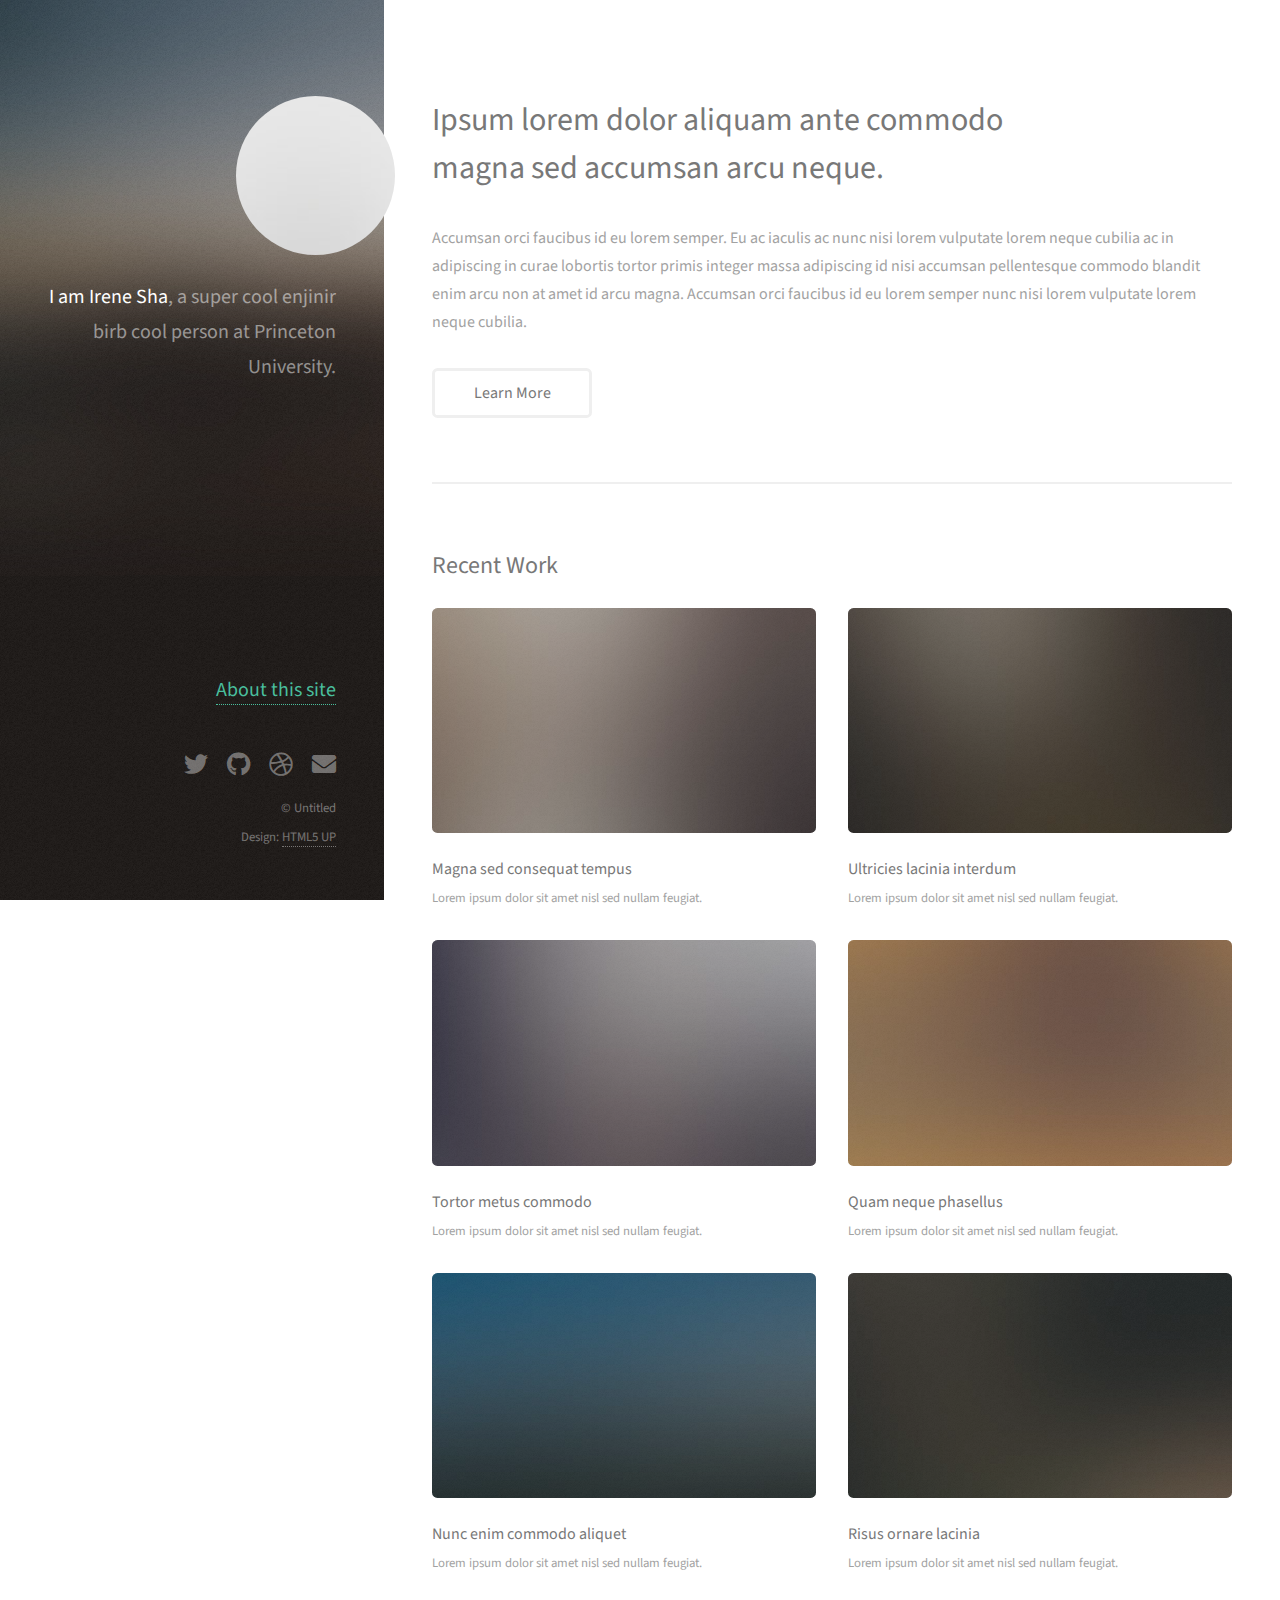
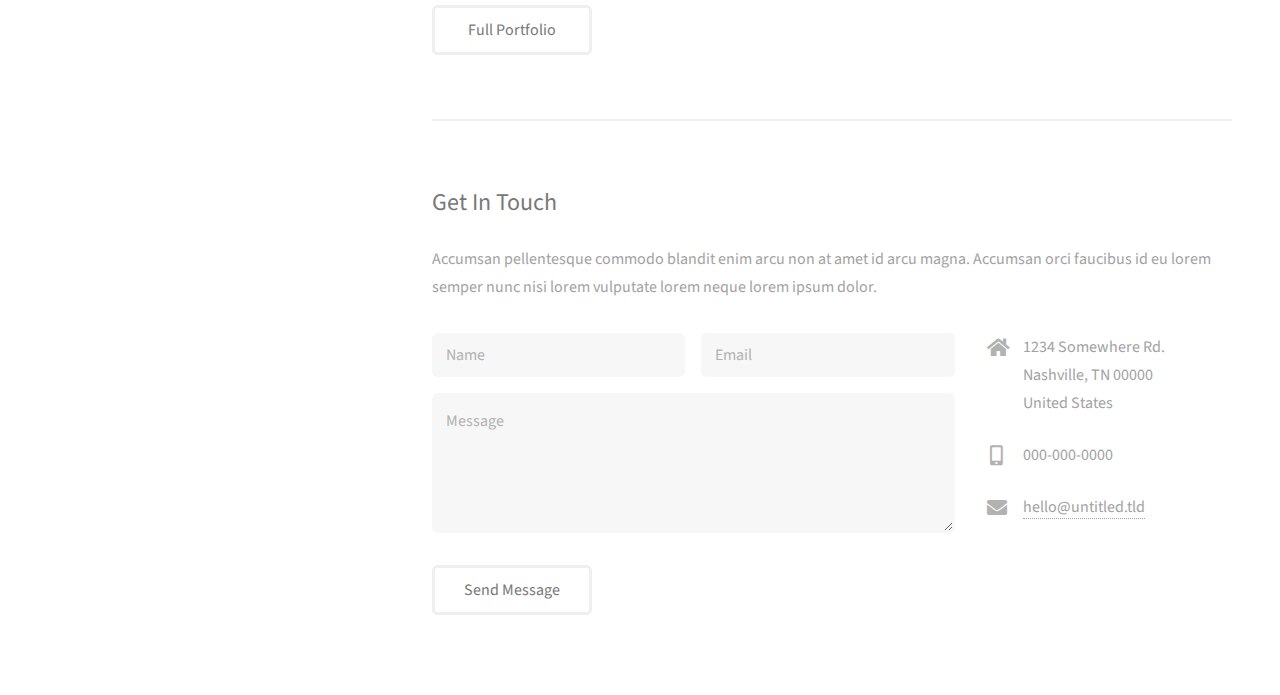
<file: index.html>
<!DOCTYPE HTML>
<!--
	Strata by HTML5 UP
	html5up.net | @ajlkn
	Free for personal and commercial use under the CCA 3.0 license (html5up.net/license)
-->
<html>
	<head>
		<title>Irene Sha</title>
		<meta charset="utf-8" />
		<meta name="viewport" content="width=device-width, initial-scale=1, user-scalable=no" />
		<link rel="stylesheet" href="assets/css/main.css" />
	</head>
	<body class="is-preload">

		<!-- Header -->
			<header id="header">
				<div class="inner">
					<a href="#" class="image avatar"><img src="images/avatar.jpg" alt="" /></a>
					<h1><strong>I am Irene Sha</strong>, a super cool<br />
					enjinir birb cool person<br />
					at Princeton University.</h1>
				</div>
				<p style="font-size: 20px; color:#1F9AFE;">
					<a href="about.html">About this site</a>
				</p>
			</header>

		<!-- Main -->
			<div id="main">

				<!-- One -->
					<section id="one">
						<header class="major">
							<h2>Ipsum lorem dolor aliquam ante commodo<br />
							magna sed accumsan arcu neque.</h2>
						</header>
						<p>Accumsan orci faucibus id eu lorem semper. Eu ac iaculis ac nunc nisi lorem vulputate lorem neque cubilia ac in adipiscing in curae lobortis tortor primis integer massa adipiscing id nisi accumsan pellentesque commodo blandit enim arcu non at amet id arcu magna. Accumsan orci faucibus id eu lorem semper nunc nisi lorem vulputate lorem neque cubilia.</p>
						<ul class="actions">
							<li><a href="#" class="button">Learn More</a></li>
						</ul>
					</section>

				<!-- Two -->
					<section id="two">
						<h2>Recent Work</h2>
						<div class="row">
							<article class="col-6 col-12-xsmall work-item">
								<a href="images/fulls/01.jpg" class="image fit thumb"><img src="images/thumbs/01.jpg" alt="" /></a>
								<h3>Magna sed consequat tempus</h3>
								<p>Lorem ipsum dolor sit amet nisl sed nullam feugiat.</p>
							</article>
							<article class="col-6 col-12-xsmall work-item">
								<a href="images/fulls/02.jpg" class="image fit thumb"><img src="images/thumbs/02.jpg" alt="" /></a>
								<h3>Ultricies lacinia interdum</h3>
								<p>Lorem ipsum dolor sit amet nisl sed nullam feugiat.</p>
							</article>
							<article class="col-6 col-12-xsmall work-item">
								<a href="images/fulls/03.jpg" class="image fit thumb"><img src="images/thumbs/03.jpg" alt="" /></a>
								<h3>Tortor metus commodo</h3>
								<p>Lorem ipsum dolor sit amet nisl sed nullam feugiat.</p>
							</article>
							<article class="col-6 col-12-xsmall work-item">
								<a href="images/fulls/04.jpg" class="image fit thumb"><img src="images/thumbs/04.jpg" alt="" /></a>
								<h3>Quam neque phasellus</h3>
								<p>Lorem ipsum dolor sit amet nisl sed nullam feugiat.</p>
							</article>
							<article class="col-6 col-12-xsmall work-item">
								<a href="images/fulls/05.jpg" class="image fit thumb"><img src="images/thumbs/05.jpg" alt="" /></a>
								<h3>Nunc enim commodo aliquet</h3>
								<p>Lorem ipsum dolor sit amet nisl sed nullam feugiat.</p>
							</article>
							<article class="col-6 col-12-xsmall work-item">
								<a href="images/fulls/06.jpg" class="image fit thumb"><img src="images/thumbs/06.jpg" alt="" /></a>
								<h3>Risus ornare lacinia</h3>
								<p>Lorem ipsum dolor sit amet nisl sed nullam feugiat.</p>
							</article>
						</div>
						<ul class="actions">
							<li><a href="#" class="button">Full Portfolio</a></li>
						</ul>
					</section>

				<!-- Three -->
					<section id="three">
						<h2>Get In Touch</h2>
						<p>Accumsan pellentesque commodo blandit enim arcu non at amet id arcu magna. Accumsan orci faucibus id eu lorem semper nunc nisi lorem vulputate lorem neque lorem ipsum dolor.</p>
						<div class="row">
							<div class="col-8 col-12-small">
								<form method="post" action="#">
									<div class="row gtr-uniform gtr-50">
										<div class="col-6 col-12-xsmall"><input type="text" name="name" id="name" placeholder="Name" /></div>
										<div class="col-6 col-12-xsmall"><input type="email" name="email" id="email" placeholder="Email" /></div>
										<div class="col-12"><textarea name="message" id="message" placeholder="Message" rows="4"></textarea></div>
									</div>
								</form>
								<ul class="actions">
									<li><input type="submit" value="Send Message" /></li>
								</ul>
							</div>
							<div class="col-4 col-12-small">
								<ul class="labeled-icons">
									<li>
										<h3 class="icon solid fa-home"><span class="label">Address</span></h3>
										1234 Somewhere Rd.<br />
										Nashville, TN 00000<br />
										United States
									</li>
									<li>
										<h3 class="icon solid fa-mobile-alt"><span class="label">Phone</span></h3>
										000-000-0000
									</li>
									<li>
										<h3 class="icon solid fa-envelope"><span class="label">Email</span></h3>
										<a href="#">hello@untitled.tld</a>
									</li>
								</ul>
							</div>
						</div>
					</section>

				<!-- Four -->
				<!--
					<section id="four">
						<h2>Elements</h2>

						<section>
							<h4>Text</h4>
							<p>This is <b>bold</b> and this is <strong>strong</strong>. This is <i>italic</i> and this is <em>emphasized</em>.
							This is <sup>superscript</sup> text and this is <sub>subscript</sub> text.
							This is <u>underlined</u> and this is code: <code>for (;;) { ... }</code>. Finally, <a href="#">this is a link</a>.</p>
							<hr />
							<header>
								<h4>Heading with a Subtitle</h4>
								<p>Lorem ipsum dolor sit amet nullam id egestas urna aliquam</p>
							</header>
							<p>Nunc lacinia ante nunc ac lobortis. Interdum adipiscing gravida odio porttitor sem non mi integer non faucibus ornare mi ut ante amet placerat aliquet. Volutpat eu sed ante lacinia sapien lorem accumsan varius montes viverra nibh in adipiscing blandit tempus accumsan.</p>
							<header>
								<h5>Heading with a Subtitle</h5>
								<p>Lorem ipsum dolor sit amet nullam id egestas urna aliquam</p>
							</header>
							<p>Nunc lacinia ante nunc ac lobortis. Interdum adipiscing gravida odio porttitor sem non mi integer non faucibus ornare mi ut ante amet placerat aliquet. Volutpat eu sed ante lacinia sapien lorem accumsan varius montes viverra nibh in adipiscing blandit tempus accumsan.</p>
							<hr />
							<h2>Heading Level 2</h2>
							<h3>Heading Level 3</h3>
							<h4>Heading Level 4</h4>
							<h5>Heading Level 5</h5>
							<h6>Heading Level 6</h6>
							<hr />
							<h5>Blockquote</h5>
							<blockquote>Fringilla nisl. Donec accumsan interdum nisi, quis tincidunt felis sagittis eget tempus euismod. Vestibulum ante ipsum primis in faucibus vestibulum. Blandit adipiscing eu felis iaculis volutpat ac adipiscing accumsan faucibus. Vestibulum ante ipsum primis in faucibus lorem ipsum dolor sit amet nullam adipiscing eu felis.</blockquote>
							<h5>Preformatted</h5>
							<pre><code>i = 0;

while (!deck.isInOrder()) {
print 'Iteration ' + i;
deck.shuffle();
i++;
}

print 'It took ' + i + ' iterations to sort the deck.';</code></pre>
						</section>

						<section>
							<h4>Lists</h4>
							<div class="row">
								<div class="col-6 col-12-xsmall">
									<h5>Unordered</h5>
									<ul>
										<li>Dolor pulvinar etiam magna etiam.</li>
										<li>Sagittis adipiscing lorem eleifend.</li>
										<li>Felis enim feugiat dolore viverra.</li>
									</ul>
									<h5>Alternate</h5>
									<ul class="alt">
										<li>Dolor pulvinar etiam magna etiam.</li>
										<li>Sagittis adipiscing lorem eleifend.</li>
										<li>Felis enim feugiat dolore viverra.</li>
									</ul>
								</div>
								<div class="col-6 col-12-xsmall">
									<h5>Ordered</h5>
									<ol>
										<li>Dolor pulvinar etiam magna etiam.</li>
										<li>Etiam vel felis at lorem sed viverra.</li>
										<li>Felis enim feugiat dolore viverra.</li>
										<li>Dolor pulvinar etiam magna etiam.</li>
										<li>Etiam vel felis at lorem sed viverra.</li>
										<li>Felis enim feugiat dolore viverra.</li>
									</ol>
									<h5>Icons</h5>
									<ul class="icons">
										<li><a href="#" class="icon brands fa-twitter"><span class="label">Twitter</span></a></li>
										<li><a href="#" class="icon brands fa-facebook-f"><span class="label">Facebook</span></a></li>
										<li><a href="#" class="icon brands fa-instagram"><span class="label">Instagram</span></a></li>
										<li><a href="#" class="icon brands fa-github"><span class="label">Github</span></a></li>
										<li><a href="#" class="icon brands fa-dribbble"><span class="label">Dribbble</span></a></li>
										<li><a href="#" class="icon brands fa-tumblr"><span class="label">Tumblr</span></a></li>
									</ul>
								</div>
							</div>
							<h5>Actions</h5>
							<ul class="actions">
								<li><a href="#" class="button primary">Default</a></li>
								<li><a href="#" class="button">Default</a></li>
							</ul>
							<ul class="actions small">
								<li><a href="#" class="button primary small">Small</a></li>
								<li><a href="#" class="button small">Small</a></li>
							</ul>
							<div class="row">
								<div class="col-6 col-12-small">
									<ul class="actions stacked">
										<li><a href="#" class="button primary">Default</a></li>
										<li><a href="#" class="button">Default</a></li>
									</ul>
								</div>
								<div class="col-6 col-12-small">
									<ul class="actions stacked">
										<li><a href="#" class="button primary small">Small</a></li>
										<li><a href="#" class="button small">Small</a></li>
									</ul>
								</div>
								<div class="col-6 col-12-small">
									<ul class="actions stacked">
										<li><a href="#" class="button primary fit">Default</a></li>
										<li><a href="#" class="button fit">Default</a></li>
									</ul>
								</div>
								<div class="col-6 col-12-small">
									<ul class="actions stacked">
										<li><a href="#" class="button primary small fit">Small</a></li>
										<li><a href="#" class="button small fit">Small</a></li>
									</ul>
								</div>
							</div>
						</section>

						<section>
							<h4>Table</h4>
							<h5>Default</h5>
							<div class="table-wrapper">
								<table>
									<thead>
										<tr>
											<th>Name</th>
											<th>Description</th>
											<th>Price</th>
										</tr>
									</thead>
									<tbody>
										<tr>
											<td>Item One</td>
											<td>Ante turpis integer aliquet porttitor.</td>
											<td>29.99</td>
										</tr>
										<tr>
											<td>Item Two</td>
											<td>Vis ac commodo adipiscing arcu aliquet.</td>
											<td>19.99</td>
										</tr>
										<tr>
											<td>Item Three</td>
											<td> Morbi faucibus arcu accumsan lorem.</td>
											<td>29.99</td>
										</tr>
										<tr>
											<td>Item Four</td>
											<td>Vitae integer tempus condimentum.</td>
											<td>19.99</td>
										</tr>
										<tr>
											<td>Item Five</td>
											<td>Ante turpis integer aliquet porttitor.</td>
											<td>29.99</td>
										</tr>
									</tbody>
									<tfoot>
										<tr>
											<td colspan="2"></td>
											<td>100.00</td>
										</tr>
									</tfoot>
								</table>
							</div>

							<h5>Alternate</h5>
							<div class="table-wrapper">
								<table class="alt">
									<thead>
										<tr>
											<th>Name</th>
											<th>Description</th>
											<th>Price</th>
										</tr>
									</thead>
									<tbody>
										<tr>
											<td>Item One</td>
											<td>Ante turpis integer aliquet porttitor.</td>
											<td>29.99</td>
										</tr>
										<tr>
											<td>Item Two</td>
											<td>Vis ac commodo adipiscing arcu aliquet.</td>
											<td>19.99</td>
										</tr>
										<tr>
											<td>Item Three</td>
											<td> Morbi faucibus arcu accumsan lorem.</td>
											<td>29.99</td>
										</tr>
										<tr>
											<td>Item Four</td>
											<td>Vitae integer tempus condimentum.</td>
											<td>19.99</td>
										</tr>
										<tr>
											<td>Item Five</td>
											<td>Ante turpis integer aliquet porttitor.</td>
											<td>29.99</td>
										</tr>
									</tbody>
									<tfoot>
										<tr>
											<td colspan="2"></td>
											<td>100.00</td>
										</tr>
									</tfoot>
								</table>
							</div>
						</section>

						<section>
							<h4>Buttons</h4>
							<ul class="actions">
								<li><a href="#" class="button primary">Primary</a></li>
								<li><a href="#" class="button">Default</a></li>
							</ul>
							<ul class="actions">
								<li><a href="#" class="button large">Large</a></li>
								<li><a href="#" class="button">Default</a></li>
								<li><a href="#" class="button small">Small</a></li>
							</ul>
							<ul class="actions fit">
								<li><a href="#" class="button primary fit">Fit</a></li>
								<li><a href="#" class="button fit">Fit</a></li>
							</ul>
							<ul class="actions fit small">
								<li><a href="#" class="button primary fit small">Fit + Small</a></li>
								<li><a href="#" class="button fit small">Fit + Small</a></li>
							</ul>
							<ul class="actions">
								<li><a href="#" class="button primary icon solid fa-download">Icon</a></li>
								<li><a href="#" class="button icon solid fa-download">Icon</a></li>
							</ul>
							<ul class="actions">
								<li><span class="button primary disabled">Primary</span></li>
								<li><span class="button disabled">Default</span></li>
							</ul>
						</section>

						<section>
							<h4>Form</h4>
							<form method="post" action="#">
								<div class="row gtr-uniform gtr-50">
									<div class="col-6 col-12-xsmall">
										<input type="text" name="demo-name" id="demo-name" value="" placeholder="Name" />
									</div>
									<div class="col-6 col-12-xsmall">
										<input type="email" name="demo-email" id="demo-email" value="" placeholder="Email" />
									</div>
									<div class="col-12">
										<select name="demo-category" id="demo-category">
											<option value="">- Category -</option>
											<option value="1">Manufacturing</option>
											<option value="1">Shipping</option>
											<option value="1">Administration</option>
											<option value="1">Human Resources</option>
										</select>
									</div>
									<div class="col-4 col-12-small">
										<input type="radio" id="demo-priority-low" name="demo-priority" checked>
										<label for="demo-priority-low">Low Priority</label>
									</div>
									<div class="col-4 col-12-small">
										<input type="radio" id="demo-priority-normal" name="demo-priority">
										<label for="demo-priority-normal">Normal Priority</label>
									</div>
									<div class="col-4 col-12-small">
										<input type="radio" id="demo-priority-high" name="demo-priority">
										<label for="demo-priority-high">High Priority</label>
									</div>
									<div class="col-6 col-12-small">
										<input type="checkbox" id="demo-copy" name="demo-copy">
										<label for="demo-copy">Email me a copy of this message</label>
									</div>
									<div class="col-6 col-12-small">
										<input type="checkbox" id="demo-human" name="demo-human" checked>
										<label for="demo-human">I am a human and not a robot</label>
									</div>
									<div class="col-12">
										<textarea name="demo-message" id="demo-message" placeholder="Enter your message" rows="6"></textarea>
									</div>
									<div class="col-12">
										<ul class="actions">
											<li><input type="submit" value="Send Message" class="primary" /></li>
											<li><input type="reset" value="Reset" /></li>
										</ul>
									</div>
								</div>
							</form>
						</section>

						<section>
							<h4>Image</h4>
							<h5>Fit</h5>
							<div class="box alt">
								<div class="row gtr-50 gtr-uniform">
									<div class="col-12"><span class="image fit"><img src="images/fulls/05.jpg" alt="" /></span></div>
									<div class="col-4"><span class="image fit"><img src="images/thumbs/01.jpg" alt="" /></span></div>
									<div class="col-4"><span class="image fit"><img src="images/thumbs/02.jpg" alt="" /></span></div>
									<div class="col-4"><span class="image fit"><img src="images/thumbs/03.jpg" alt="" /></span></div>
									<div class="col-4"><span class="image fit"><img src="images/thumbs/04.jpg" alt="" /></span></div>
									<div class="col-4"><span class="image fit"><img src="images/thumbs/05.jpg" alt="" /></span></div>
									<div class="col-4"><span class="image fit"><img src="images/thumbs/06.jpg" alt="" /></span></div>
									<div class="col-4"><span class="image fit"><img src="images/thumbs/03.jpg" alt="" /></span></div>
									<div class="col-4"><span class="image fit"><img src="images/thumbs/02.jpg" alt="" /></span></div>
									<div class="col-4"><span class="image fit"><img src="images/thumbs/01.jpg" alt="" /></span></div>
								</div>
							</div>
							<h5>Left &amp; Right</h5>
							<p><span class="image left"><img src="images/avatar.jpg" alt="" /></span>Fringilla nisl. Donec accumsan interdum nisi, quis tincidunt felis sagittis eget. tempus euismod. Vestibulum ante ipsum primis in faucibus vestibulum. Blandit adipiscing eu felis iaculis volutpat ac adipiscing accumsan eu faucibus. Integer ac pellentesque praesent tincidunt felis sagittis eget. tempus euismod. Vestibulum ante ipsum primis in faucibus vestibulum. Blandit adipiscing eu felis iaculis volutpat ac adipiscing accumsan eu faucibus. Integer ac pellentesque praesent. Donec accumsan interdum nisi, quis tincidunt felis sagittis eget. tempus euismod. Vestibulum ante ipsum primis in faucibus vestibulum. Blandit adipiscing eu felis iaculis volutpat ac adipiscing accumsan eu faucibus. Integer ac pellentesque praesent tincidunt felis sagittis eget. tempus euismod. Vestibulum ante ipsum primis in faucibus vestibulum. Blandit adipiscing eu felis iaculis volutpat ac adipiscing accumsan eu faucibus. Integer ac pellentesque praesent.</p>
							<p><span class="image right"><img src="images/avatar.jpg" alt="" /></span>Fringilla nisl. Donec accumsan interdum nisi, quis tincidunt felis sagittis eget. tempus euismod. Vestibulum ante ipsum primis in faucibus vestibulum. Blandit adipiscing eu felis iaculis volutpat ac adipiscing accumsan eu faucibus. Integer ac pellentesque praesent tincidunt felis sagittis eget. tempus euismod. Vestibulum ante ipsum primis in faucibus vestibulum. Blandit adipiscing eu felis iaculis volutpat ac adipiscing accumsan eu faucibus. Integer ac pellentesque praesent. Donec accumsan interdum nisi, quis tincidunt felis sagittis eget. tempus euismod. Vestibulum ante ipsum primis in faucibus vestibulum. Blandit adipiscing eu felis iaculis volutpat ac adipiscing accumsan eu faucibus. Integer ac pellentesque praesent tincidunt felis sagittis eget. tempus euismod. Vestibulum ante ipsum primis in faucibus vestibulum. Blandit adipiscing eu felis iaculis volutpat ac adipiscing accumsan eu faucibus. Integer ac pellentesque praesent.</p>
						</section>

					</section>
				-->

			</div>

		<!-- Footer -->
			<footer id="footer">
				<div class="inner">
					<ul class="icons">
						<li><a href="#" class="icon brands fa-twitter"><span class="label">Twitter</span></a></li>
						<li><a href="#" class="icon brands fa-github"><span class="label">Github</span></a></li>
						<li><a href="#" class="icon brands fa-dribbble"><span class="label">Dribbble</span></a></li>
						<li><a href="#" class="icon solid fa-envelope"><span class="label">Email</span></a></li>
					</ul>
					<ul class="copyright">
						<li>&copy; Untitled</li><li>Design: <a href="http://html5up.net">HTML5 UP</a></li>
					</ul>
				</div>
			</footer>

		<!-- Scripts -->
			<script src="assets/js/jquery.min.js"></script>
			<script src="assets/js/jquery.poptrox.min.js"></script>
			<script src="assets/js/browser.min.js"></script>
			<script src="assets/js/breakpoints.min.js"></script>
			<script src="assets/js/util.js"></script>
			<script src="assets/js/main.js"></script>

	</body>
</html>
</file>
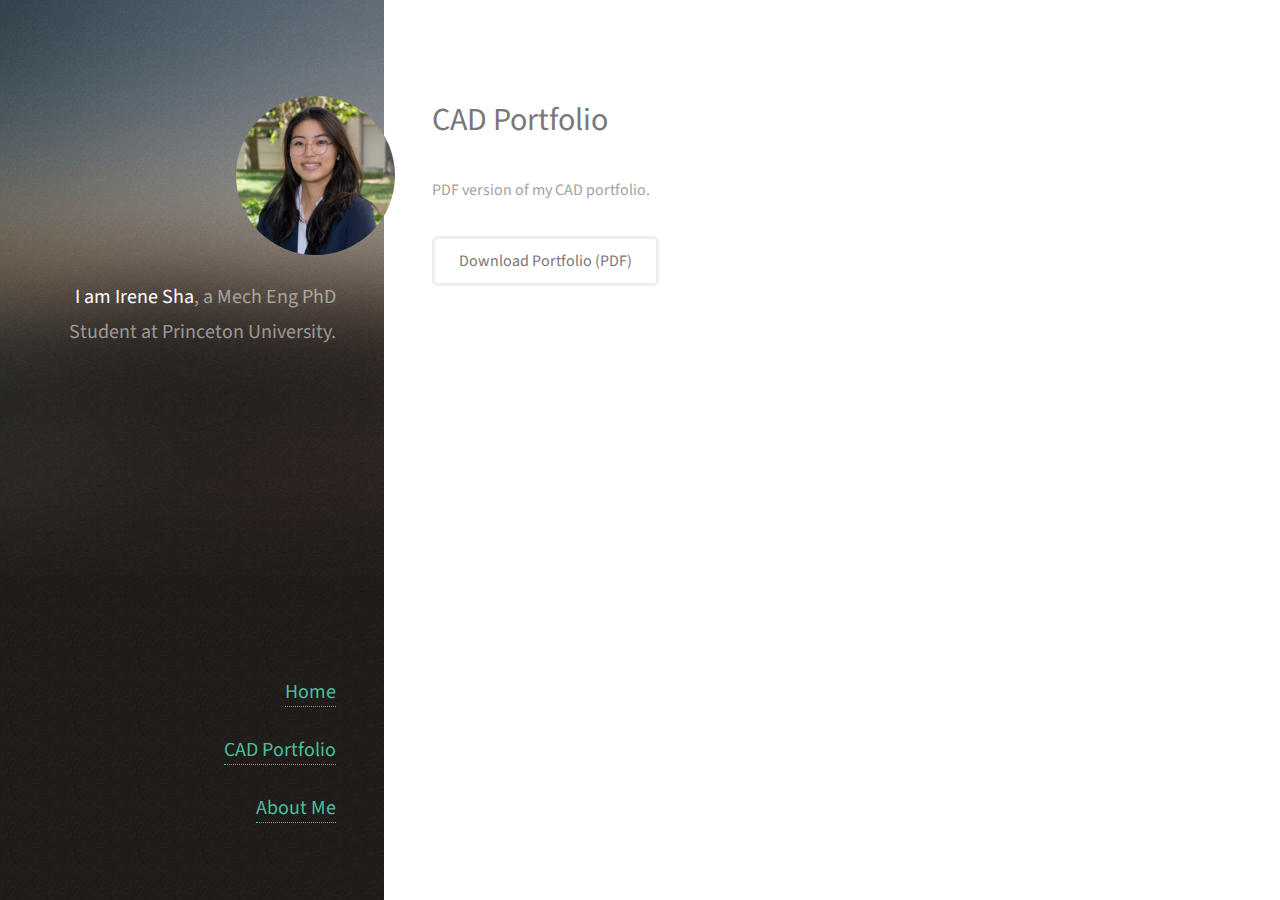
<file: cad-portfolio.html>
<!DOCTYPE HTML>
<!--
Strata by HTML5 UP
html5up.net | @ajlkn
Free for personal and commercial use under the CCA 3.0 license (html5up.net/license)
-->
<html>	
    <head>
        <title>Irene Sha</title>
        <meta charset="utf-8" />
        <meta name="viewport" content="width=device-width, initial-scale=1, user-scalable=no" />
        <link rel="stylesheet" href="assets/css/main.css" />
    </head>
    <body class="is-preload">

    <!-- Header -->
     <header id="header">
			<div class="inner">
				<a href="#" class="image avatar"><img src="images/profile.jpg" alt="" /></a>
				<h1><strong>I am Irene Sha</strong>,  <br />
				a Mech Eng PhD Student at <br />
				Princeton University.</h1>
			</div>
			<p style="font-size: 20px; color:#1F9AFE;">
				<a href="index.html">Home</a>
			</p>
			<p style="font-size: 20px; color:#1F9AFE;">
				<a href="cad-portfolio.html">CAD Portfolio</a>
			</p>
			<p style="font-size: 20px; color:#1F9AFE;">
				<a href="about.html">About Me</a>
			</p>
	</header>
		<!-- <div id="header-placeholder"></div>

		<script>
		fetch("header.html")
			.then(response => response.text())
			.then(data => {
			document.getElementById("header-placeholder").innerHTML = data;
			});
		</script> -->

    <!-- Main -->
        <div id="main">

            <!-- One -->
                <section id="one">
                    <header class="major">
                        <h2>CAD Portfolio</h2>
                    </header>
                    <p>PDF version of my CAD portfolio.</p>
                    <ul class="actions">
						<li><a href="IreneSha_CADPortfolio.pdf" class="button">Download Portfolio (PDF)</a></li>
					</ul>
                    <!-- <ul class="actions">
                        <li><a href="#" class="button">Learn More</a></li>
                    </ul> -->

                </section>

            <!-- Two -->
            

        </div>

    <!-- Footer -->
        <!-- <footer id="footer">
            <div class="inner">
                <ul class="icons">
                    <li><a href="https://github.com/AthenaBird" class="icon brands fa-github"><span class="label">Github</span></a></li>
                    <li><a href="irenesha4@gmail.com" class="icon solid fa-envelope"><span class="label">Email</span></a></li>
                </ul>
                <ul class="copyright">
                    <li>&copy; Untitled</li><li>Design: <a href="http://html5up.net">HTML5 UP</a></li>
                </ul>
            </div>
        </footer> -->

    <!-- Scripts -->
        <script src="assets/js/jquery.min.js"></script>
        <script src="assets/js/jquery.poptrox.min.js"></script>
        <script src="assets/js/browser.min.js"></script>
        <script src="assets/js/breakpoints.min.js"></script>
        <script src="assets/js/util.js"></script>
        <script src="assets/js/main.js"></script>

</body>
</html>
</file>
<file: assets/css/main.css>
@import url("fontawesome-all.min.css");
@import url("https://fonts.googleapis.com/css?family=Source+Sans+Pro:400,400italic");

/*
	Strata by HTML5 UP
	html5up.net | @ajlkn
	Free for personal and commercial use under the CCA 3.0 license (html5up.net/license)
*/

html, body, div, span, applet, object,
iframe, h1, h2, h3, h4, h5, h6, p, blockquote,
pre, a, abbr, acronym, address, big, cite,
code, del, dfn, em, img, ins, kbd, q, s, samp,
small, strike, strong, sub, sup, tt, var, b,
u, i, center, dl, dt, dd, ol, ul, li, fieldset,
form, label, legend, table, caption, tbody,
tfoot, thead, tr, th, td, article, aside,
canvas, details, embed, figure, figcaption,
footer, header, hgroup, menu, nav, output, ruby,
section, summary, time, mark, audio, video {
	margin: 0;
	padding: 0;
	border: 0;
	font-size: 100%;
	font: inherit;
	vertical-align: baseline;}

article, aside, details, figcaption, figure,
footer, header, hgroup, menu, nav, section {
	display: block;}

body {
	line-height: 1;
}

ol, ul {
	list-style: none;
}

blockquote, q {
	quotes: none;
}

	blockquote:before, blockquote:after, q:before, q:after {
		content: '';
		content: none;
	}

table {
	border-collapse: collapse;
	border-spacing: 0;
}

body {
	-webkit-text-size-adjust: none;
}

mark {
	background-color: transparent;
	color: inherit;
}

input::-moz-focus-inner {
	border: 0;
	padding: 0;
}

input, select, textarea {
	-moz-appearance: none;
	-webkit-appearance: none;
	-ms-appearance: none;
	appearance: none;
}

/* Basic */

	html {
		box-sizing: border-box;
	}

	*, *:before, *:after {
		box-sizing: inherit;
	}

	body {
		background: #fff;
	}

		body.is-preload *, body.is-preload *:before, body.is-preload *:after {
			-moz-animation: none !important;
			-webkit-animation: none !important;
			-ms-animation: none !important;
			animation: none !important;
			-moz-transition: none !important;
			-webkit-transition: none !important;
			-ms-transition: none !important;
			transition: none !important;
		}

	body, input, select, textarea {
		color: #a2a2a2;
		font-family: "Source Sans Pro", Helvetica, sans-serif;
		font-size: 16pt;
		font-weight: 400;
		line-height: 1.75em;
	}

	a {
		-moz-transition: color 0.2s ease-in-out, border-color 0.2s ease-in-out;
		-webkit-transition: color 0.2s ease-in-out, border-color 0.2s ease-in-out;
		-ms-transition: color 0.2s ease-in-out, border-color 0.2s ease-in-out;
		transition: color 0.2s ease-in-out, border-color 0.2s ease-in-out;
		border-bottom: dotted 1px;
		color: #49bf9d;
		text-decoration: none;
	}

		a:hover {
			border-bottom-color: transparent;
			color: #49bf9d !important;
			text-decoration: none;
		}

	strong, b {
		color: #787878;
		font-weight: 400;
	}

	em, i {
		font-style: italic;
	}

	p {
		margin: 0 0 2em 0;
	}

	h1, h2, h3, h4, h5, h6 {
		color: #787878;
		font-weight: 400;
		line-height: 1em;
		margin: 0 0 1em 0;
	}

		h1 a, h2 a, h3 a, h4 a, h5 a, h6 a {
			color: inherit;
			text-decoration: none;
		}

	h1 {
		font-size: 2em;
		line-height: 1.5em;
	}

	h2 {
		font-size: 1.5em;
		line-height: 1.5em;
	}

	h3 {
		font-size: 1.25em;
		line-height: 1.5em;
	}

	h4 {
		font-size: 1.1em;
		line-height: 1.5em;
	}

	h5 {
		font-size: 0.9em;
		line-height: 1.5em;
	}

	h6 {
		font-size: 0.7em;
		line-height: 1.5em;
	}

	sub {
		font-size: 0.8em;
		position: relative;
		top: 0.5em;
	}

	sup {
		font-size: 0.8em;
		position: relative;
		top: -0.5em;
	}

	hr {
		border: 0;
		border-bottom: solid 2px #efefef;
		margin: 2em 0;
	}

		hr.major {
			margin: 3em 0;
		}

	blockquote {
		border-left: solid 6px #efefef;
		font-style: italic;
		margin: 0 0 2em 0;
		padding: 0.5em 0 0.5em 1.5em;
	}

	code {
		background: #f7f7f7;
		border-radius: 0.35em;
		border: solid 2px #efefef;
		font-family: "Courier New", monospace;
		font-size: 0.9em;
		margin: 0 0.25em;
		padding: 0.25em 0.65em;
	}

	pre {
		-webkit-overflow-scrolling: touch;
		font-family: "Courier New", monospace;
		font-size: 0.9em;
		margin: 0 0 2em 0;
	}

		pre code {
			display: block;
			line-height: 1.75em;
			padding: 1em 1.5em;
			overflow-x: auto;
		}

	.align-left {
		text-align: left;
	}

	.align-center {
		text-align: center;
	}

	.align-right {
		text-align: right;
	}

/* Container */

	.container {
		margin: 0 auto;
		max-width: calc(100% - 4em);
		width: 100%;
	}

		.container.xsmall {
			width: 25%;
		}

		.container.small {
			width: 50%;
		}

		.container.medium {
			width: 75%;
		}

		.container.large {
			width: 125%;
		}

		.container.xlarge {
			width: 150%;
		}

		.container.max {
			width: 100%;
		}

		@media screen and (max-width: 980px) {

			.container {
				width: 100% !important;
				max-width: 100% !important;
			}

		}

		@media screen and (max-width: 480px) {

			.container {
				max-width: calc(100% - 3em);
			}

		}

/* Row */

	.row {
		display: flex;
		flex-wrap: wrap;
		box-sizing: border-box;
		align-items: stretch;
	}

		.row > * {
			box-sizing: border-box;
		}

		.row.gtr-uniform > * > :last-child {
			margin-bottom: 0;
		}

		.row.aln-left {
			justify-content: flex-start;
		}

		.row.aln-center {
			justify-content: center;
		}

		.row.aln-right {
			justify-content: flex-end;
		}

		.row.aln-top {
			align-items: flex-start;
		}

		.row.aln-middle {
			align-items: center;
		}

		.row.aln-bottom {
			align-items: flex-end;
		}

		.row > .imp {
			order: -1;
		}

		.row > .col-1 {
			width: 8.33333%;
		}

		.row > .off-1 {
			margin-left: 8.33333%;
		}

		.row > .col-2 {
			width: 16.66667%;
		}

		.row > .off-2 {
			margin-left: 16.66667%;
		}

		.row > .col-3 {
			width: 25%;
		}

		.row > .off-3 {
			margin-left: 25%;
		}

		.row > .col-4 {
			width: 33.33333%;
		}

		.row > .off-4 {
			margin-left: 33.33333%;
		}

		.row > .col-5 {
			width: 41.66667%;
		}

		.row > .off-5 {
			margin-left: 41.66667%;
		}

		.row > .col-6 {
			width: 50%;
		}

		.row > .off-6 {
			margin-left: 50%;
		}

		.row > .col-7 {
			width: 58.33333%;
		}

		.row > .off-7 {
			margin-left: 58.33333%;
		}

		.row > .col-8 {
			width: 66.66667%;
		}

		.row > .off-8 {
			margin-left: 66.66667%;
		}

		.row > .col-9 {
			width: 75%;
		}

		.row > .off-9 {
			margin-left: 75%;
		}

		.row > .col-10 {
			width: 83.33333%;
		}

		.row > .off-10 {
			margin-left: 83.33333%;
		}

		.row > .col-11 {
			width: 91.66667%;
		}

		.row > .off-11 {
			margin-left: 91.66667%;
		}

		.row > .col-12 {
			width: 100%;
		}

		.row > .off-12 {
			margin-left: 100%;
		}

		.row.gtr-0 {
			margin-top: 0;
			margin-left: 0em;
		}

			.row.gtr-0 > * {
				padding: 0 0 0 0em;
			}

			.row.gtr-0.gtr-uniform {
				margin-top: 0em;
			}

				.row.gtr-0.gtr-uniform > * {
					padding-top: 0em;
				}

		.row.gtr-25 {
			margin-top: 0;
			margin-left: -0.625em;
		}

			.row.gtr-25 > * {
				padding: 0 0 0 0.625em;
			}

			.row.gtr-25.gtr-uniform {
				margin-top: -0.625em;
			}

				.row.gtr-25.gtr-uniform > * {
					padding-top: 0.625em;
				}

		.row.gtr-50 {
			margin-top: 0;
			margin-left: -1.25em;
		}

			.row.gtr-50 > * {
				padding: 0 0 0 1.25em;
			}

			.row.gtr-50.gtr-uniform {
				margin-top: -1.25em;
			}

				.row.gtr-50.gtr-uniform > * {
					padding-top: 1.25em;
				}

		.row {
			margin-top: 0;
			margin-left: -2.5em;
		}

			.row > * {
				padding: 0 0 0 2.5em;
			}

			.row.gtr-uniform {
				margin-top: -2.5em;
			}

				.row.gtr-uniform > * {
					padding-top: 2.5em;
				}

		.row.gtr-150 {
			margin-top: 0;
			margin-left: -3.75em;
		}

			.row.gtr-150 > * {
				padding: 0 0 0 3.75em;
			}

			.row.gtr-150.gtr-uniform {
				margin-top: -3.75em;
			}

				.row.gtr-150.gtr-uniform > * {
					padding-top: 3.75em;
				}

		.row.gtr-200 {
			margin-top: 0;
			margin-left: -5em;
		}

			.row.gtr-200 > * {
				padding: 0 0 0 5em;
			}

			.row.gtr-200.gtr-uniform {
				margin-top: -5em;
			}

				.row.gtr-200.gtr-uniform > * {
					padding-top: 5em;
				}

		@media screen and (max-width: 1800px) {

			.row {
				display: flex;
				flex-wrap: wrap;
				box-sizing: border-box;
				align-items: stretch;
			}

				.row > * {
					box-sizing: border-box;
				}

				.row.gtr-uniform > * > :last-child {
					margin-bottom: 0;
				}

				.row.aln-left {
					justify-content: flex-start;
				}

				.row.aln-center {
					justify-content: center;
				}

				.row.aln-right {
					justify-content: flex-end;
				}

				.row.aln-top {
					align-items: flex-start;
				}

				.row.aln-middle {
					align-items: center;
				}

				.row.aln-bottom {
					align-items: flex-end;
				}

				.row > .imp-xlarge {
					order: -1;
				}

				.row > .col-1-xlarge {
					width: 8.33333%;
				}

				.row > .off-1-xlarge {
					margin-left: 8.33333%;
				}

				.row > .col-2-xlarge {
					width: 16.66667%;
				}

				.row > .off-2-xlarge {
					margin-left: 16.66667%;
				}

				.row > .col-3-xlarge {
					width: 25%;
				}

				.row > .off-3-xlarge {
					margin-left: 25%;
				}

				.row > .col-4-xlarge {
					width: 33.33333%;
				}

				.row > .off-4-xlarge {
					margin-left: 33.33333%;
				}

				.row > .col-5-xlarge {
					width: 41.66667%;
				}

				.row > .off-5-xlarge {
					margin-left: 41.66667%;
				}

				.row > .col-6-xlarge {
					width: 50%;
				}

				.row > .off-6-xlarge {
					margin-left: 50%;
				}

				.row > .col-7-xlarge {
					width: 58.33333%;
				}

				.row > .off-7-xlarge {
					margin-left: 58.33333%;
				}

				.row > .col-8-xlarge {
					width: 66.66667%;
				}

				.row > .off-8-xlarge {
					margin-left: 66.66667%;
				}

				.row > .col-9-xlarge {
					width: 75%;
				}

				.row > .off-9-xlarge {
					margin-left: 75%;
				}

				.row > .col-10-xlarge {
					width: 83.33333%;
				}

				.row > .off-10-xlarge {
					margin-left: 83.33333%;
				}

				.row > .col-11-xlarge {
					width: 91.66667%;
				}

				.row > .off-11-xlarge {
					margin-left: 91.66667%;
				}

				.row > .col-12-xlarge {
					width: 100%;
				}

				.row > .off-12-xlarge {
					margin-left: 100%;
				}

				.row.gtr-0 {
					margin-top: 0;
					margin-left: 0em;
				}

					.row.gtr-0 > * {
						padding: 0 0 0 0em;
					}

					.row.gtr-0.gtr-uniform {
						margin-top: 0em;
					}

						.row.gtr-0.gtr-uniform > * {
							padding-top: 0em;
						}

				.row.gtr-25 {
					margin-top: 0;
					margin-left: -0.625em;
				}

					.row.gtr-25 > * {
						padding: 0 0 0 0.625em;
					}

					.row.gtr-25.gtr-uniform {
						margin-top: -0.625em;
					}

						.row.gtr-25.gtr-uniform > * {
							padding-top: 0.625em;
						}

				.row.gtr-50 {
					margin-top: 0;
					margin-left: -1.25em;
				}

					.row.gtr-50 > * {
						padding: 0 0 0 1.25em;
					}

					.row.gtr-50.gtr-uniform {
						margin-top: -1.25em;
					}

						.row.gtr-50.gtr-uniform > * {
							padding-top: 1.25em;
						}

				.row {
					margin-top: 0;
					margin-left: -2.5em;
				}

					.row > * {
						padding: 0 0 0 2.5em;
					}

					.row.gtr-uniform {
						margin-top: -2.5em;
					}

						.row.gtr-uniform > * {
							padding-top: 2.5em;
						}

				.row.gtr-150 {
					margin-top: 0;
					margin-left: -3.75em;
				}

					.row.gtr-150 > * {
						padding: 0 0 0 3.75em;
					}

					.row.gtr-150.gtr-uniform {
						margin-top: -3.75em;
					}

						.row.gtr-150.gtr-uniform > * {
							padding-top: 3.75em;
						}

				.row.gtr-200 {
					margin-top: 0;
					margin-left: -5em;
				}

					.row.gtr-200 > * {
						padding: 0 0 0 5em;
					}

					.row.gtr-200.gtr-uniform {
						margin-top: -5em;
					}

						.row.gtr-200.gtr-uniform > * {
							padding-top: 5em;
						}

		}

		@media screen and (max-width: 1280px) {

			.row {
				display: flex;
				flex-wrap: wrap;
				box-sizing: border-box;
				align-items: stretch;
			}

				.row > * {
					box-sizing: border-box;
				}

				.row.gtr-uniform > * > :last-child {
					margin-bottom: 0;
				}

				.row.aln-left {
					justify-content: flex-start;
				}

				.row.aln-center {
					justify-content: center;
				}

				.row.aln-right {
					justify-content: flex-end;
				}

				.row.aln-top {
					align-items: flex-start;
				}

				.row.aln-middle {
					align-items: center;
				}

				.row.aln-bottom {
					align-items: flex-end;
				}

				.row > .imp-large {
					order: -1;
				}

				.row > .col-1-large {
					width: 8.33333%;
				}

				.row > .off-1-large {
					margin-left: 8.33333%;
				}

				.row > .col-2-large {
					width: 16.66667%;
				}

				.row > .off-2-large {
					margin-left: 16.66667%;
				}

				.row > .col-3-large {
					width: 25%;
				}

				.row > .off-3-large {
					margin-left: 25%;
				}

				.row > .col-4-large {
					width: 33.33333%;
				}

				.row > .off-4-large {
					margin-left: 33.33333%;
				}

				.row > .col-5-large {
					width: 41.66667%;
				}

				.row > .off-5-large {
					margin-left: 41.66667%;
				}

				.row > .col-6-large {
					width: 50%;
				}

				.row > .off-6-large {
					margin-left: 50%;
				}

				.row > .col-7-large {
					width: 58.33333%;
				}

				.row > .off-7-large {
					margin-left: 58.33333%;
				}

				.row > .col-8-large {
					width: 66.66667%;
				}

				.row > .off-8-large {
					margin-left: 66.66667%;
				}

				.row > .col-9-large {
					width: 75%;
				}

				.row > .off-9-large {
					margin-left: 75%;
				}

				.row > .col-10-large {
					width: 83.33333%;
				}

				.row > .off-10-large {
					margin-left: 83.33333%;
				}

				.row > .col-11-large {
					width: 91.66667%;
				}

				.row > .off-11-large {
					margin-left: 91.66667%;
				}

				.row > .col-12-large {
					width: 100%;
				}

				.row > .off-12-large {
					margin-left: 100%;
				}

				.row.gtr-0 {
					margin-top: 0;
					margin-left: 0em;
				}

					.row.gtr-0 > * {
						padding: 0 0 0 0em;
					}

					.row.gtr-0.gtr-uniform {
						margin-top: 0em;
					}

						.row.gtr-0.gtr-uniform > * {
							padding-top: 0em;
						}

				.row.gtr-25 {
					margin-top: 0;
					margin-left: -0.5em;
				}

					.row.gtr-25 > * {
						padding: 0 0 0 0.5em;
					}

					.row.gtr-25.gtr-uniform {
						margin-top: -0.5em;
					}

						.row.gtr-25.gtr-uniform > * {
							padding-top: 0.5em;
						}

				.row.gtr-50 {
					margin-top: 0;
					margin-left: -1em;
				}

					.row.gtr-50 > * {
						padding: 0 0 0 1em;
					}

					.row.gtr-50.gtr-uniform {
						margin-top: -1em;
					}

						.row.gtr-50.gtr-uniform > * {
							padding-top: 1em;
						}

				.row {
					margin-top: 0;
					margin-left: -2em;
				}

					.row > * {
						padding: 0 0 0 2em;
					}

					.row.gtr-uniform {
						margin-top: -2em;
					}

						.row.gtr-uniform > * {
							padding-top: 2em;
						}

				.row.gtr-150 {
					margin-top: 0;
					margin-left: -3em;
				}

					.row.gtr-150 > * {
						padding: 0 0 0 3em;
					}

					.row.gtr-150.gtr-uniform {
						margin-top: -3em;
					}

						.row.gtr-150.gtr-uniform > * {
							padding-top: 3em;
						}

				.row.gtr-200 {
					margin-top: 0;
					margin-left: -4em;
				}

					.row.gtr-200 > * {
						padding: 0 0 0 4em;
					}

					.row.gtr-200.gtr-uniform {
						margin-top: -4em;
					}

						.row.gtr-200.gtr-uniform > * {
							padding-top: 4em;
						}

		}

		@media screen and (max-width: 980px) {

			.row {
				display: flex;
				flex-wrap: wrap;
				box-sizing: border-box;
				align-items: stretch;
			}

				.row > * {
					box-sizing: border-box;
				}

				.row.gtr-uniform > * > :last-child {
					margin-bottom: 0;
				}

				.row.aln-left {
					justify-content: flex-start;
				}

				.row.aln-center {
					justify-content: center;
				}

				.row.aln-right {
					justify-content: flex-end;
				}

				.row.aln-top {
					align-items: flex-start;
				}

				.row.aln-middle {
					align-items: center;
				}

				.row.aln-bottom {
					align-items: flex-end;
				}

				.row > .imp-medium {
					order: -1;
				}

				.row > .col-1-medium {
					width: 8.33333%;
				}

				.row > .off-1-medium {
					margin-left: 8.33333%;
				}

				.row > .col-2-medium {
					width: 16.66667%;
				}

				.row > .off-2-medium {
					margin-left: 16.66667%;
				}

				.row > .col-3-medium {
					width: 25%;
				}

				.row > .off-3-medium {
					margin-left: 25%;
				}

				.row > .col-4-medium {
					width: 33.33333%;
				}

				.row > .off-4-medium {
					margin-left: 33.33333%;
				}

				.row > .col-5-medium {
					width: 41.66667%;
				}

				.row > .off-5-medium {
					margin-left: 41.66667%;
				}

				.row > .col-6-medium {
					width: 50%;
				}

				.row > .off-6-medium {
					margin-left: 50%;
				}

				.row > .col-7-medium {
					width: 58.33333%;
				}

				.row > .off-7-medium {
					margin-left: 58.33333%;
				}

				.row > .col-8-medium {
					width: 66.66667%;
				}

				.row > .off-8-medium {
					margin-left: 66.66667%;
				}

				.row > .col-9-medium {
					width: 75%;
				}

				.row > .off-9-medium {
					margin-left: 75%;
				}

				.row > .col-10-medium {
					width: 83.33333%;
				}

				.row > .off-10-medium {
					margin-left: 83.33333%;
				}

				.row > .col-11-medium {
					width: 91.66667%;
				}

				.row > .off-11-medium {
					margin-left: 91.66667%;
				}

				.row > .col-12-medium {
					width: 100%;
				}

				.row > .off-12-medium {
					margin-left: 100%;
				}

				.row.gtr-0 {
					margin-top: 0;
					margin-left: 0em;
				}

					.row.gtr-0 > * {
						padding: 0 0 0 0em;
					}

					.row.gtr-0.gtr-uniform {
						margin-top: 0em;
					}

						.row.gtr-0.gtr-uniform > * {
							padding-top: 0em;
						}

				.row.gtr-25 {
					margin-top: 0;
					margin-left: -0.5em;
				}

					.row.gtr-25 > * {
						padding: 0 0 0 0.5em;
					}

					.row.gtr-25.gtr-uniform {
						margin-top: -0.5em;
					}

						.row.gtr-25.gtr-uniform > * {
							padding-top: 0.5em;
						}

				.row.gtr-50 {
					margin-top: 0;
					margin-left: -1em;
				}

					.row.gtr-50 > * {
						padding: 0 0 0 1em;
					}

					.row.gtr-50.gtr-uniform {
						margin-top: -1em;
					}

						.row.gtr-50.gtr-uniform > * {
							padding-top: 1em;
						}

				.row {
					margin-top: 0;
					margin-left: -2em;
				}

					.row > * {
						padding: 0 0 0 2em;
					}

					.row.gtr-uniform {
						margin-top: -2em;
					}

						.row.gtr-uniform > * {
							padding-top: 2em;
						}

				.row.gtr-150 {
					margin-top: 0;
					margin-left: -3em;
				}

					.row.gtr-150 > * {
						padding: 0 0 0 3em;
					}

					.row.gtr-150.gtr-uniform {
						margin-top: -3em;
					}

						.row.gtr-150.gtr-uniform > * {
							padding-top: 3em;
						}

				.row.gtr-200 {
					margin-top: 0;
					margin-left: -4em;
				}

					.row.gtr-200 > * {
						padding: 0 0 0 4em;
					}

					.row.gtr-200.gtr-uniform {
						margin-top: -4em;
					}

						.row.gtr-200.gtr-uniform > * {
							padding-top: 4em;
						}

		}

		@media screen and (max-width: 736px) {

			.row {
				display: flex;
				flex-wrap: wrap;
				box-sizing: border-box;
				align-items: stretch;
			}

				.row > * {
					box-sizing: border-box;
				}

				.row.gtr-uniform > * > :last-child {
					margin-bottom: 0;
				}

				.row.aln-left {
					justify-content: flex-start;
				}

				.row.aln-center {
					justify-content: center;
				}

				.row.aln-right {
					justify-content: flex-end;
				}

				.row.aln-top {
					align-items: flex-start;
				}

				.row.aln-middle {
					align-items: center;
				}

				.row.aln-bottom {
					align-items: flex-end;
				}

				.row > .imp-small {
					order: -1;
				}

				.row > .col-1-small {
					width: 8.33333%;
				}

				.row > .off-1-small {
					margin-left: 8.33333%;
				}

				.row > .col-2-small {
					width: 16.66667%;
				}

				.row > .off-2-small {
					margin-left: 16.66667%;
				}

				.row > .col-3-small {
					width: 25%;
				}

				.row > .off-3-small {
					margin-left: 25%;
				}

				.row > .col-4-small {
					width: 33.33333%;
				}

				.row > .off-4-small {
					margin-left: 33.33333%;
				}

				.row > .col-5-small {
					width: 41.66667%;
				}

				.row > .off-5-small {
					margin-left: 41.66667%;
				}

				.row > .col-6-small {
					width: 50%;
				}

				.row > .off-6-small {
					margin-left: 50%;
				}

				.row > .col-7-small {
					width: 58.33333%;
				}

				.row > .off-7-small {
					margin-left: 58.33333%;
				}

				.row > .col-8-small {
					width: 66.66667%;
				}

				.row > .off-8-small {
					margin-left: 66.66667%;
				}

				.row > .col-9-small {
					width: 75%;
				}

				.row > .off-9-small {
					margin-left: 75%;
				}

				.row > .col-10-small {
					width: 83.33333%;
				}

				.row > .off-10-small {
					margin-left: 83.33333%;
				}

				.row > .col-11-small {
					width: 91.66667%;
				}

				.row > .off-11-small {
					margin-left: 91.66667%;
				}

				.row > .col-12-small {
					width: 100%;
				}

				.row > .off-12-small {
					margin-left: 100%;
				}

				.row.gtr-0 {
					margin-top: 0;
					margin-left: 0em;
				}

					.row.gtr-0 > * {
						padding: 0 0 0 0em;
					}

					.row.gtr-0.gtr-uniform {
						margin-top: 0em;
					}

						.row.gtr-0.gtr-uniform > * {
							padding-top: 0em;
						}

				.row.gtr-25 {
					margin-top: 0;
					margin-left: -0.375em;
				}

					.row.gtr-25 > * {
						padding: 0 0 0 0.375em;
					}

					.row.gtr-25.gtr-uniform {
						margin-top: -0.375em;
					}

						.row.gtr-25.gtr-uniform > * {
							padding-top: 0.375em;
						}

				.row.gtr-50 {
					margin-top: 0;
					margin-left: -0.75em;
				}

					.row.gtr-50 > * {
						padding: 0 0 0 0.75em;
					}

					.row.gtr-50.gtr-uniform {
						margin-top: -0.75em;
					}

						.row.gtr-50.gtr-uniform > * {
							padding-top: 0.75em;
						}

				.row {
					margin-top: 0;
					margin-left: -1.5em;
				}

					.row > * {
						padding: 0 0 0 1.5em;
					}

					.row.gtr-uniform {
						margin-top: -1.5em;
					}

						.row.gtr-uniform > * {
							padding-top: 1.5em;
						}

				.row.gtr-150 {
					margin-top: 0;
					margin-left: -2.25em;
				}

					.row.gtr-150 > * {
						padding: 0 0 0 2.25em;
					}

					.row.gtr-150.gtr-uniform {
						margin-top: -2.25em;
					}

						.row.gtr-150.gtr-uniform > * {
							padding-top: 2.25em;
						}

				.row.gtr-200 {
					margin-top: 0;
					margin-left: -3em;
				}

					.row.gtr-200 > * {
						padding: 0 0 0 3em;
					}

					.row.gtr-200.gtr-uniform {
						margin-top: -3em;
					}

						.row.gtr-200.gtr-uniform > * {
							padding-top: 3em;
						}

		}

		@media screen and (max-width: 480px) {

			.row {
				display: flex;
				flex-wrap: wrap;
				box-sizing: border-box;
				align-items: stretch;
			}

				.row > * {
					box-sizing: border-box;
				}

				.row.gtr-uniform > * > :last-child {
					margin-bottom: 0;
				}

				.row.aln-left {
					justify-content: flex-start;
				}

				.row.aln-center {
					justify-content: center;
				}

				.row.aln-right {
					justify-content: flex-end;
				}

				.row.aln-top {
					align-items: flex-start;
				}

				.row.aln-middle {
					align-items: center;
				}

				.row.aln-bottom {
					align-items: flex-end;
				}

				.row > .imp-xsmall {
					order: -1;
				}

				.row > .col-1-xsmall {
					width: 8.33333%;
				}

				.row > .off-1-xsmall {
					margin-left: 8.33333%;
				}

				.row > .col-2-xsmall {
					width: 16.66667%;
				}

				.row > .off-2-xsmall {
					margin-left: 16.66667%;
				}

				.row > .col-3-xsmall {
					width: 25%;
				}

				.row > .off-3-xsmall {
					margin-left: 25%;
				}

				.row > .col-4-xsmall {
					width: 33.33333%;
				}

				.row > .off-4-xsmall {
					margin-left: 33.33333%;
				}

				.row > .col-5-xsmall {
					width: 41.66667%;
				}

				.row > .off-5-xsmall {
					margin-left: 41.66667%;
				}

				.row > .col-6-xsmall {
					width: 50%;
				}

				.row > .off-6-xsmall {
					margin-left: 50%;
				}

				.row > .col-7-xsmall {
					width: 58.33333%;
				}

				.row > .off-7-xsmall {
					margin-left: 58.33333%;
				}

				.row > .col-8-xsmall {
					width: 66.66667%;
				}

				.row > .off-8-xsmall {
					margin-left: 66.66667%;
				}

				.row > .col-9-xsmall {
					width: 75%;
				}

				.row > .off-9-xsmall {
					margin-left: 75%;
				}

				.row > .col-10-xsmall {
					width: 83.33333%;
				}

				.row > .off-10-xsmall {
					margin-left: 83.33333%;
				}

				.row > .col-11-xsmall {
					width: 91.66667%;
				}

				.row > .off-11-xsmall {
					margin-left: 91.66667%;
				}

				.row > .col-12-xsmall {
					width: 100%;
				}

				.row > .off-12-xsmall {
					margin-left: 100%;
				}

				.row.gtr-0 {
					margin-top: 0;
					margin-left: 0em;
				}

					.row.gtr-0 > * {
						padding: 0 0 0 0em;
					}

					.row.gtr-0.gtr-uniform {
						margin-top: 0em;
					}

						.row.gtr-0.gtr-uniform > * {
							padding-top: 0em;
						}

				.row.gtr-25 {
					margin-top: 0;
					margin-left: -0.375em;
				}

					.row.gtr-25 > * {
						padding: 0 0 0 0.375em;
					}

					.row.gtr-25.gtr-uniform {
						margin-top: -0.375em;
					}

						.row.gtr-25.gtr-uniform > * {
							padding-top: 0.375em;
						}

				.row.gtr-50 {
					margin-top: 0;
					margin-left: -0.75em;
				}

					.row.gtr-50 > * {
						padding: 0 0 0 0.75em;
					}

					.row.gtr-50.gtr-uniform {
						margin-top: -0.75em;
					}

						.row.gtr-50.gtr-uniform > * {
							padding-top: 0.75em;
						}

				.row {
					margin-top: 0;
					margin-left: -1.5em;
				}

					.row > * {
						padding: 0 0 0 1.5em;
					}

					.row.gtr-uniform {
						margin-top: -1.5em;
					}

						.row.gtr-uniform > * {
							padding-top: 1.5em;
						}

				.row.gtr-150 {
					margin-top: 0;
					margin-left: -2.25em;
				}

					.row.gtr-150 > * {
						padding: 0 0 0 2.25em;
					}

					.row.gtr-150.gtr-uniform {
						margin-top: -2.25em;
					}

						.row.gtr-150.gtr-uniform > * {
							padding-top: 2.25em;
						}

				.row.gtr-200 {
					margin-top: 0;
					margin-left: -3em;
				}

					.row.gtr-200 > * {
						padding: 0 0 0 3em;
					}

					.row.gtr-200.gtr-uniform {
						margin-top: -3em;
					}

						.row.gtr-200.gtr-uniform > * {
							padding-top: 3em;
						}

		}

/* Section/Article */

	section.special, article.special {
		text-align: center;
	}

	header p {
		color: #b2b2b2;
		position: relative;
		margin: 0 0 1.5em 0;
	}

	header h2 + p {
		font-size: 1.25em;
		margin-top: -1em;
		line-height: 1.5em;
	}

	header h3 + p {
		font-size: 1.1em;
		margin-top: -0.8em;
		line-height: 1.5em;
	}

	header h4 + p,
	header h5 + p,
	header h6 + p {
		font-size: 0.9em;
		margin-top: -0.6em;
		line-height: 1.5em;
	}

	header.major h2 {
		font-size: 2em;
	}

/* Form */

	form {
		margin: 0 0 2em 0;
	}

	label {
		color: #787878;
		display: block;
		font-size: 0.9em;
		font-weight: 400;
		margin: 0 0 1em 0;
	}

	input[type="text"],
	input[type="password"],
	input[type="email"],
	select,
	textarea {
		-moz-appearance: none;
		-webkit-appearance: none;
		-ms-appearance: none;
		appearance: none;
		background: #f7f7f7;
		border-radius: 0.35em;
		border: solid 2px transparent;
		color: inherit;
		display: block;
		outline: 0;
		padding: 0 0.75em;
		text-decoration: none;
		width: 100%;
	}

		input[type="text"]:invalid,
		input[type="password"]:invalid,
		input[type="email"]:invalid,
		select:invalid,
		textarea:invalid {
			box-shadow: none;
		}

		input[type="text"]:focus,
		input[type="password"]:focus,
		input[type="email"]:focus,
		select:focus,
		textarea:focus {
			border-color: #49bf9d;
		}

	select {
		background-image: url("data:image/svg+xml;charset=utf8,%3Csvg xmlns='http://www.w3.org/2000/svg' width='40' height='40' preserveAspectRatio='none' viewBox='0 0 40 40'%3E%3Cpath d='M9.4,12.3l10.4,10.4l10.4-10.4c0.2-0.2,0.5-0.4,0.9-0.4c0.3,0,0.6,0.1,0.9,0.4l3.3,3.3c0.2,0.2,0.4,0.5,0.4,0.9 c0,0.4-0.1,0.6-0.4,0.9L20.7,31.9c-0.2,0.2-0.5,0.4-0.9,0.4c-0.3,0-0.6-0.1-0.9-0.4L4.3,17.3c-0.2-0.2-0.4-0.5-0.4-0.9 c0-0.4,0.1-0.6,0.4-0.9l3.3-3.3c0.2-0.2,0.5-0.4,0.9-0.4S9.1,12.1,9.4,12.3z' fill='%23dfdfdf' /%3E%3C/svg%3E");
		background-size: 1.25rem;
		background-repeat: no-repeat;
		background-position: calc(100% - 1rem) center;
		height: 2.75em;
		padding-right: 2.75em;
		text-overflow: ellipsis;
	}

		select option {
			color: #787878;
			background: #fff;
		}

		select:focus::-ms-value {
			background-color: transparent;
		}

		select::-ms-expand {
			display: none;
		}

	input[type="text"],
	input[type="password"],
	input[type="email"],
	select {
		height: 2.75em;
	}

	textarea {
		padding: 0.75em;
	}

	input[type="checkbox"],
	input[type="radio"] {
		-moz-appearance: none;
		-webkit-appearance: none;
		-ms-appearance: none;
		appearance: none;
		display: block;
		float: left;
		margin-right: -2em;
		opacity: 0;
		width: 1em;
		z-index: -1;
	}

		input[type="checkbox"] + label,
		input[type="radio"] + label {
			text-decoration: none;
			color: #a2a2a2;
			cursor: pointer;
			display: inline-block;
			font-size: 1em;
			font-weight: 400;
			padding-left: 2.4em;
			padding-right: 0.75em;
			position: relative;
		}

			input[type="checkbox"] + label:before,
			input[type="radio"] + label:before {
				-moz-osx-font-smoothing: grayscale;
				-webkit-font-smoothing: antialiased;
				display: inline-block;
				font-style: normal;
				font-variant: normal;
				text-rendering: auto;
				line-height: 1;
				text-transform: none !important;
				font-family: 'Font Awesome 5 Free';
				font-weight: 900;
			}

			input[type="checkbox"] + label:before,
			input[type="radio"] + label:before {
				background: #f7f7f7;
				border-radius: 0.35em;
				border: solid 2px transparent;
				content: '';
				display: inline-block;
				font-size: 0.8em;
				height: 2.0625em;
				left: 0;
				line-height: 1.85625em;
				position: absolute;
				text-align: center;
				top: 0;
				width: 2.0625em;
			}

		input[type="checkbox"]:checked + label:before,
		input[type="radio"]:checked + label:before {
			background: #787878;
			border-color: #787878;
			color: #fff;
			content: '\f00c';
		}

		input[type="checkbox"]:focus + label:before,
		input[type="radio"]:focus + label:before {
			border-color: #49bf9d;
		}

	input[type="checkbox"] + label:before {
		border-radius: 0.35em;
	}

	input[type="radio"] + label:before {
		border-radius: 100%;
	}

	::-webkit-input-placeholder {
		color: #b2b2b2 !important;
		opacity: 1.0;
	}

	:-moz-placeholder {
		color: #b2b2b2 !important;
		opacity: 1.0;
	}

	::-moz-placeholder {
		color: #b2b2b2 !important;
		opacity: 1.0;
	}

	:-ms-input-placeholder {
		color: #b2b2b2 !important;
		opacity: 1.0;
	}

/* Box */

	.box {
		border-radius: 0.35em;
		border: solid 2px #efefef;
		margin-bottom: 2em;
		padding: 1.5em;
	}

		.box > :last-child,
		.box > :last-child > :last-child,
		.box > :last-child > :last-child > :last-child {
			margin-bottom: 0;
		}

		.box.alt {
			border: 0;
			border-radius: 0;
			padding: 0;
		}

/* Icon */

	.icon {
		text-decoration: none;
		border-bottom: none;
		position: relative;
	}

		.icon:before {
			-moz-osx-font-smoothing: grayscale;
			-webkit-font-smoothing: antialiased;
			display: inline-block;
			font-style: normal;
			font-variant: normal;
			text-rendering: auto;
			line-height: 1;
			text-transform: none !important;
			font-family: 'Font Awesome 5 Free';
			font-weight: 400;
		}

		.icon > .label {
			display: none;
		}

		.icon:before {
			line-height: inherit;
		}

		.icon.solid:before {
			font-weight: 900;
		}

		.icon.brands:before {
			font-family: 'Font Awesome 5 Brands';
		}

/* Image */

	.image {
		border-radius: 0.35em;
		border: 0;
		display: inline-block;
		position: relative;
	}

		.image:before {
			-moz-transition: opacity 0.2s ease-in-out;
			-webkit-transition: opacity 0.2s ease-in-out;
			-ms-transition: opacity 0.2s ease-in-out;
			transition: opacity 0.2s ease-in-out;
			background: url("images/overlay.png");
			border-radius: 0.35em;
			content: '';
			display: block;
			height: 100%;
			left: 0;
			opacity: 0.5;
			position: absolute;
			top: 0;
			width: 100%;
		}

		.image.thumb {
			text-align: center;
		}

			.image.thumb:after {
				-moz-transition: opacity 0.2s ease-in-out;
				-webkit-transition: opacity 0.2s ease-in-out;
				-ms-transition: opacity 0.2s ease-in-out;
				transition: opacity 0.2s ease-in-out;
				border-radius: 0.35em;
				border: solid 3px rgba(255, 255, 255, 0.5);
				color: #fff;
				content: 'View';
				display: inline-block;
				font-size: 0.8em;
				font-weight: 400;
				left: 50%;
				line-height: 2.25em;
				margin: -1.25em 0 0 -3em;
				opacity: 0;
				padding: 0 1.5em;
				position: absolute;
				text-align: center;
				text-decoration: none;
				top: 50%;
				white-space: nowrap;
			}

			.image.thumb:hover:after {
				opacity: 1.0;
			}

			.image.thumb:hover:before {
				background: url("images/overlay.png"), url("images/overlay.png");
				opacity: 1.0;
			}

		.image img {
			border-radius: 0.35em;
			display: block;
		}

		.image.left {
			float: left;
			margin: 0 1.5em 1em 0;
			top: 0.25em;
		}

		.image.right {
			float: right;
			margin: 0 0 1em 1.5em;
			top: 0.25em;
		}

		.image.left, .image.right {
			max-width: 40%;
		}

			.image.left img, .image.right img {
				width: 100%;
			}

		.image.fit {
			display: block;
			margin: 0 0 2em 0;
			width: 100%;
		}

			.image.fit img {
				width: 100%;
			}

		.image.avatar {
			border-radius: 100%;
		}

			.image.avatar:before {
				display: none;
			}

			.image.avatar img {
				border-radius: 160%;
				width: 159%;
			}

/* List */

	ol {
		list-style: decimal;
		margin: 0 0 2em 0;
		padding-left: 1.25em;
	}

		ol li {
			padding-left: 0.25em;
		}

	ul {
		list-style: disc;
		margin: 0 0 2em 0;
		padding-left: 1em;
	}

		ul li {
			padding-left: 0.5em;
		}

		ul.alt {
			list-style: none;
			padding-left: 0;
		}

			ul.alt li {
				border-top: solid 2px #efefef;
				padding: 0.5em 0;
			}

				ul.alt li:first-child {
					border-top: 0;
					padding-top: 0;
				}

	dl {
		margin: 0 0 2em 0;
	}

/* Icons */

	ul.icons {
		cursor: default;
		list-style: none;
		padding-left: 0;
	}

		ul.icons li {
			display: inline-block;
			padding: 0 1em 0 0;
		}

			ul.icons li:last-child {
				padding-right: 0;
			}

			ul.icons li .icon:before {
				font-size: 1.5em;
			}

/* Labeled Icons */

	ul.labeled-icons {
		list-style: none;
		padding: 0;
	}

		ul.labeled-icons li {
			line-height: 1.75em;
			margin: 1.5em 0 0 0;
			padding-left: 2.25em;
			position: relative;
		}

			ul.labeled-icons li:first-child {
				margin-top: 0;
			}

			ul.labeled-icons li a {
				color: inherit;
			}

			ul.labeled-icons li h3 {
				color: #b2b2b2;
				left: 0;
				position: absolute;
				text-align: center;
				top: 0;
				width: 1em;
			}

/* Actions */

	ul.actions {
		display: -moz-flex;
		display: -webkit-flex;
		display: -ms-flex;
		display: flex;
		cursor: default;
		list-style: none;
		margin-left: -1em;
		padding-left: 0;
	}

		ul.actions li {
			padding: 0 0 0 1em;
			vertical-align: middle;
		}

		ul.actions.special {
			-moz-justify-content: center;
			-webkit-justify-content: center;
			-ms-justify-content: center;
			justify-content: center;
			width: 100%;
			margin-left: 0;
		}

			ul.actions.special li:first-child {
				padding-left: 0;
			}

		ul.actions.stacked {
			-moz-flex-direction: column;
			-webkit-flex-direction: column;
			-ms-flex-direction: column;
			flex-direction: column;
			margin-left: 0;
		}

			ul.actions.stacked li {
				padding: 1.3em 0 0 0;
			}

				ul.actions.stacked li:first-child {
					padding-top: 0;
				}

		ul.actions.fit {
			width: calc(100% + 1em);
		}

			ul.actions.fit li {
				-moz-flex-grow: 1;
				-webkit-flex-grow: 1;
				-ms-flex-grow: 1;
				flex-grow: 1;
				-moz-flex-shrink: 1;
				-webkit-flex-shrink: 1;
				-ms-flex-shrink: 1;
				flex-shrink: 1;
				width: 100%;
			}

				ul.actions.fit li > * {
					width: 100%;
				}

			ul.actions.fit.stacked {
				width: 100%;
			}

		@media screen and (max-width: 480px) {

			ul.actions:not(.fixed) {
				-moz-flex-direction: column;
				-webkit-flex-direction: column;
				-ms-flex-direction: column;
				flex-direction: column;
				margin-left: 0;
				width: 100% !important;
			}

				ul.actions:not(.fixed) li {
					-moz-flex-grow: 1;
					-webkit-flex-grow: 1;
					-ms-flex-grow: 1;
					flex-grow: 1;
					-moz-flex-shrink: 1;
					-webkit-flex-shrink: 1;
					-ms-flex-shrink: 1;
					flex-shrink: 1;
					padding: 1em 0 0 0;
					text-align: center;
					width: 100%;
				}

					ul.actions:not(.fixed) li > * {
						width: 100%;
					}

					ul.actions:not(.fixed) li:first-child {
						padding-top: 0;
					}

					ul.actions:not(.fixed) li input[type="submit"],
					ul.actions:not(.fixed) li input[type="reset"],
					ul.actions:not(.fixed) li input[type="button"],
					ul.actions:not(.fixed) li button,
					ul.actions:not(.fixed) li .button {
						width: 100%;
					}

						ul.actions:not(.fixed) li input[type="submit"].icon:before,
						ul.actions:not(.fixed) li input[type="reset"].icon:before,
						ul.actions:not(.fixed) li input[type="button"].icon:before,
						ul.actions:not(.fixed) li button.icon:before,
						ul.actions:not(.fixed) li .button.icon:before {
							margin-left: -0.5em;
						}

		}

/* Table */

	.table-wrapper {
		-webkit-overflow-scrolling: touch;
		overflow-x: auto;
	}

	table {
		margin: 0 0 2em 0;
		width: 100%;
	}

		table tbody tr {
			border: solid 1px #efefef;
			border-left: 0;
			border-right: 0;
		}

			table tbody tr:nth-child(2n + 1) {
				background-color: #f7f7f7;
			}

		table td {
			padding: 0.75em 0.75em;
		}

		table th {
			color: #787878;
			font-size: 0.9em;
			font-weight: 400;
			padding: 0 0.75em 0.75em 0.75em;
			text-align: left;
		}

		table thead {
			border-bottom: solid 2px #efefef;
		}

		table tfoot {
			border-top: solid 2px #efefef;
		}

		table.alt {
			border-collapse: separate;
		}

			table.alt tbody tr td {
				border: solid 2px #efefef;
				border-left-width: 0;
				border-top-width: 0;
			}

				table.alt tbody tr td:first-child {
					border-left-width: 2px;
				}

			table.alt tbody tr:first-child td {
				border-top-width: 2px;
			}

			table.alt thead {
				border-bottom: 0;
			}

			table.alt tfoot {
				border-top: 0;
			}

/* Button */

	input[type="submit"],
	input[type="reset"],
	input[type="button"],
	.button {
		-moz-appearance: none;
		-webkit-appearance: none;
		-ms-appearance: none;
		appearance: none;
		-moz-transition: background-color 0.2s ease-in-out, color 0.2s ease-in-out, border-color 0.2s ease-in-out;
		-webkit-transition: background-color 0.2s ease-in-out, color 0.2s ease-in-out, border-color 0.2s ease-in-out;
		-ms-transition: background-color 0.2s ease-in-out, color 0.2s ease-in-out, border-color 0.2s ease-in-out;
		transition: background-color 0.2s ease-in-out, color 0.2s ease-in-out, border-color 0.2s ease-in-out;
		background-color: transparent;
		border-radius: 0.35em;
		border: solid 3px #efefef;
		color: #787878 !important;
		cursor: pointer;
		display: inline-block;
		font-weight: 400;
		height: 3.15em;
		height: calc(2.75em + 6px);
		line-height: 2.75em;
		min-width: 10em;
		padding: 0 1.5em;
		text-align: center;
		text-decoration: none;
		white-space: nowrap;
	}

		input[type="submit"]:hover,
		input[type="reset"]:hover,
		input[type="button"]:hover,
		.button:hover {
			border-color: #49bf9d;
			color: #49bf9d !important;
		}

		input[type="submit"]:active,
		input[type="reset"]:active,
		input[type="button"]:active,
		.button:active {
			background-color: rgba(73, 191, 157, 0.1);
			border-color: #49bf9d;
			color: #49bf9d !important;
		}

		input[type="submit"].icon,
		input[type="reset"].icon,
		input[type="button"].icon,
		.button.icon {
			padding-left: 1.35em;
		}

			input[type="submit"].icon:before,
			input[type="reset"].icon:before,
			input[type="button"].icon:before,
			.button.icon:before {
				margin-right: 0.5em;
			}

		input[type="submit"].fit,
		input[type="reset"].fit,
		input[type="button"].fit,
		.button.fit {
			min-width: 0;
			width: 100%;
		}

		input[type="submit"].small,
		input[type="reset"].small,
		input[type="button"].small,
		.button.small {
			font-size: 0.8em;
		}

		input[type="submit"].large,
		input[type="reset"].large,
		input[type="button"].large,
		.button.large {
			font-size: 1.35em;
		}

		input[type="submit"].primary,
		input[type="reset"].primary,
		input[type="button"].primary,
		.button.primary {
			background-color: #49bf9d;
			border-color: #49bf9d;
			color: #ffffff !important;
		}

			input[type="submit"].primary:hover,
			input[type="reset"].primary:hover,
			input[type="button"].primary:hover,
			.button.primary:hover {
				background-color: #5cc6a7;
				border-color: #5cc6a7;
			}

			input[type="submit"].primary:active,
			input[type="reset"].primary:active,
			input[type="button"].primary:active,
			.button.primary:active {
				background-color: #3eb08f;
				border-color: #3eb08f;
			}

		input[type="submit"].disabled, input[type="submit"]:disabled,
		input[type="reset"].disabled,
		input[type="reset"]:disabled,
		input[type="button"].disabled,
		input[type="button"]:disabled,
		.button.disabled,
		.button:disabled {
			background-color: #e7e7e7 !important;
			border-color: #e7e7e7 !important;
			color: #b2b2b2 !important;
			cursor: default;
		}

/* Work Item */

	.work-item {
		margin: 0 0 2em 0;
	}

		.work-item .image {
			margin: 0 0 1.5em 0;
		}

		.work-item h3 {
			font-size: 1em;
			margin: 0 0 0.5em 0;
		}

		.work-item p {
			font-size: 0.8em;
			line-height: 1.5em;
			margin: 0;
		}

/* Header */

	#header {
		display: -moz-flex;
		display: -webkit-flex;
		display: -ms-flex;
		display: flex;
		-moz-flex-direction: column;
		-webkit-flex-direction: column;
		-ms-flex-direction: column;
		flex-direction: column;
		-moz-align-items: -moz-flex-end;
		-webkit-align-items: -webkit-flex-end;
		-ms-align-items: -ms-flex-end;
		align-items: flex-end;
		-moz-justify-content: space-between;
		-webkit-justify-content: space-between;
		-ms-justify-content: space-between;
		justify-content: space-between;
		background-color: #1f1815;
		background-attachment: scroll,								scroll;
		background-image: url("images/overlay.png"), url("../../images/bg.jpg");
		background-position: top left,							top left;
		background-repeat: repeat,								no-repeat;
		background-size: auto,								150%;
		color: rgba(255, 255, 255, 0.5);
		height: 100%;
		left: 0;
		padding: 8em 4em;
		position: fixed;
		text-align: right;
		top: 0;
		width: 35%;
	}

		#header > * {
			-moz-flex-shrink: 0;
			-webkit-flex-shrink: 0;
			-ms-flex-shrink: 0;
			flex-shrink: 0;
			width: 100%;
		}

		#header > .inner {
			-moz-flex-grow: 1;
			-webkit-flex-grow: 1;
			-ms-flex-grow: 1;
			flex-grow: 1;
			margin: 0 0 2em 0;
		}

		#header strong, #header b {
			color: #ffffff;
		}

		#header h2, #header h3, #header h4, #header h5, #header h6 {
			color: #ffffff;
		}

		#header h1 {
			color: rgba(255, 255, 255, 0.5);
			font-size: 1.35em;
			line-height: 1.75em;
			margin: 0;
		}

		#header .image.avatar {
			margin: 0 0 1em 0;
			width: 6.25em;
		}

/* Footer */

	#footer .icons {
		margin: 1em 0 0 0;
	}

		#footer .icons a {
			color: rgba(255, 255, 255, 0.4);
		}

	#footer .copyright {
		color: rgba(255, 255, 255, 0.4);
		font-size: 0.8em;
		list-style: none;
		margin: 1em 0 0 0;
		padding: 0;
	}

		#footer .copyright li {
			border-left: solid 1px rgba(255, 255, 255, 0.25);
			display: inline-block;
			line-height: 1em;
			margin-left: 0.75em;
			padding-left: 0.75em;
		}

			#footer .copyright li:first-child {
				border-left: 0;
				margin-left: 0;
				padding-left: 0;
			}

			#footer .copyright li a {
				color: inherit;
			}

/* Main */

	#main {
		margin-left: 35%;
		max-width: 54em;
		padding: 8em 4em 4em 4em;
		width: calc(100% - 35%);
	}

		#main > section {
			border-top: solid 2px #efefef;
			margin: 4em 0 0 0;
			padding: 4em 0 0 0;
		}

			#main > section:first-child {
				border-top: 0;
				margin-top: 0;
				padding-top: 0;
			}

/* Poptrox */

	@-moz-keyframes spin {
		0% {
			-moz-transform: rotate(0deg);
			-webkit-transform: rotate(0deg);
			-ms-transform: rotate(0deg);
			transform: rotate(0deg);
		}

		100% {
			-moz-transform: rotate(360deg);
			-webkit-transform: rotate(360deg);
			-ms-transform: rotate(360deg);
			transform: rotate(360deg);
		}
	}

	@-webkit-keyframes spin {
		0% {
			-moz-transform: rotate(0deg);
			-webkit-transform: rotate(0deg);
			-ms-transform: rotate(0deg);
			transform: rotate(0deg);
		}

		100% {
			-moz-transform: rotate(360deg);
			-webkit-transform: rotate(360deg);
			-ms-transform: rotate(360deg);
			transform: rotate(360deg);
		}
	}

	@-ms-keyframes spin {
		0% {
			-moz-transform: rotate(0deg);
			-webkit-transform: rotate(0deg);
			-ms-transform: rotate(0deg);
			transform: rotate(0deg);
		}

		100% {
			-moz-transform: rotate(360deg);
			-webkit-transform: rotate(360deg);
			-ms-transform: rotate(360deg);
			transform: rotate(360deg);
		}
	}

	@keyframes spin {
		0% {
			-moz-transform: rotate(0deg);
			-webkit-transform: rotate(0deg);
			-ms-transform: rotate(0deg);
			transform: rotate(0deg);
		}

		100% {
			-moz-transform: rotate(360deg);
			-webkit-transform: rotate(360deg);
			-ms-transform: rotate(360deg);
			transform: rotate(360deg);
		}
	}

	.poptrox-popup {
		-moz-box-sizing: content-box;
		-webkit-box-sizing: content-box;
		-ms-box-sizing: content-box;
		box-sizing: content-box;
		-webkit-tap-highlight-color: rgba(255, 255, 255, 0);
		background: #fff;
		border-radius: 0.35em;
		box-shadow: 0 0.1em 0.15em 0 rgba(0, 0, 0, 0.15);
		overflow: hidden;
		padding-bottom: 3em;
	}

		.poptrox-popup .loader {
			text-decoration: none;
			-moz-animation: spin 1s linear infinite;
			-webkit-animation: spin 1s linear infinite;
			-ms-animation: spin 1s linear infinite;
			animation: spin 1s linear infinite;
			font-size: 1.5em;
			height: 1em;
			left: 50%;
			line-height: 1em;
			margin: -0.5em 0 0 -0.5em;
			position: absolute;
			top: 50%;
			width: 1em;
		}

			.poptrox-popup .loader:before {
				-moz-osx-font-smoothing: grayscale;
				-webkit-font-smoothing: antialiased;
				display: inline-block;
				font-style: normal;
				font-variant: normal;
				text-rendering: auto;
				line-height: 1;
				text-transform: none !important;
				font-family: 'Font Awesome 5 Free';
				font-weight: 900;
			}

			.poptrox-popup .loader:before {
				content: '\f1ce';
			}

		.poptrox-popup .caption {
			background: #fff;
			bottom: 0;
			cursor: default;
			font-size: 0.9em;
			height: 3em;
			left: 0;
			line-height: 2.8em;
			position: absolute;
			text-align: center;
			width: 100%;
			z-index: 1;
		}

		.poptrox-popup .nav-next,
		.poptrox-popup .nav-previous {
			text-decoration: none;
			-moz-transition: opacity 0.2s ease-in-out;
			-webkit-transition: opacity 0.2s ease-in-out;
			-ms-transition: opacity 0.2s ease-in-out;
			transition: opacity 0.2s ease-in-out;
			-webkit-tap-highlight-color: rgba(255, 255, 255, 0);
			background: rgba(0, 0, 0, 0.01);
			cursor: pointer;
			height: 100%;
			opacity: 0;
			position: absolute;
			top: 0;
			width: 50%;
		}

			.poptrox-popup .nav-next:before,
			.poptrox-popup .nav-previous:before {
				-moz-osx-font-smoothing: grayscale;
				-webkit-font-smoothing: antialiased;
				display: inline-block;
				font-style: normal;
				font-variant: normal;
				text-rendering: auto;
				line-height: 1;
				text-transform: none !important;
				font-family: 'Font Awesome 5 Free';
				font-weight: 900;
			}

			.poptrox-popup .nav-next:before,
			.poptrox-popup .nav-previous:before {
				color: #fff;
				font-size: 2.5em;
				height: 1em;
				line-height: 1em;
				margin-top: -0.75em;
				position: absolute;
				text-align: center;
				top: 50%;
				width: 1.5em;
			}

		.poptrox-popup .nav-next {
			right: 0;
		}

			.poptrox-popup .nav-next:before {
				content: '\f105';
				right: 0;
			}

		.poptrox-popup .nav-previous {
			left: 0;
		}

			.poptrox-popup .nav-previous:before {
				content: '\f104';
				left: 0;
			}

		.poptrox-popup .closer {
			text-decoration: none;
			-moz-transition: opacity 0.2s ease-in-out;
			-webkit-transition: opacity 0.2s ease-in-out;
			-ms-transition: opacity 0.2s ease-in-out;
			transition: opacity 0.2s ease-in-out;
			-webkit-tap-highlight-color: rgba(255, 255, 255, 0);
			color: #fff;
			height: 4em;
			line-height: 4em;
			opacity: 0;
			position: absolute;
			right: 0;
			text-align: center;
			top: 0;
			width: 4em;
			z-index: 2;
		}

			.poptrox-popup .closer:before {
				-moz-osx-font-smoothing: grayscale;
				-webkit-font-smoothing: antialiased;
				display: inline-block;
				font-style: normal;
				font-variant: normal;
				text-rendering: auto;
				line-height: 1;
				text-transform: none !important;
				font-family: 'Font Awesome 5 Free';
				font-weight: 900;
			}

			.poptrox-popup .closer:before {
				-moz-box-sizing: content-box;
				-webkit-box-sizing: content-box;
				-ms-box-sizing: content-box;
				box-sizing: content-box;
				border-radius: 100%;
				border: solid 3px rgba(255, 255, 255, 0.5);
				content: '\f00d';
				display: block;
				font-size: 1em;
				height: 1.75em;
				left: 50%;
				line-height: 1.75em;
				margin: -0.875em 0 0 -0.875em;
				position: absolute;
				top: 50%;
				width: 1.75em;
			}

		.poptrox-popup:hover .nav-next,
		.poptrox-popup:hover .nav-previous {
			opacity: 0.5;
		}

			.poptrox-popup:hover .nav-next:hover,
			.poptrox-popup:hover .nav-previous:hover {
				opacity: 1.0;
			}

		.poptrox-popup:hover .closer {
			opacity: 0.5;
		}

			.poptrox-popup:hover .closer:hover {
				opacity: 1.0;
			}

/* Touch */

	body.is-touch .image.thumb:before {
		opacity: 0.5 !important;
	}

	body.is-touch .image.thumb:after {
		display: none !important;
	}

	body.is-touch #header {
		background-attachment: scroll;
		background-size: auto, cover;
	}

	body.is-touch .poptrox-popup .nav-next,
	body.is-touch .poptrox-popup .nav-previous,
	body.is-touch .poptrox-popup .closer {
		opacity: 1.0 !important;
	}

/* XLarge */

	@media screen and (max-width: 1800px) {

		/* Basic */

			body, input, select, textarea {
				font-size: 12pt;
			}

	}

/* Large */

	@media screen and (max-width: 1280px) {

		/* Header */

			#header {
				padding: 6em 3em 3em 3em;
				width: 30%;
			}

				#header h1 {
					font-size: 1.25em;
				}

					#header h1 br {
						display: none;
					}

				#header > .inner {
					margin-bottom: 0;
				}

		/* Footer */

			#footer .copyright li {
				border-left-width: 0;
				display: block;
				line-height: 2.25em;
				margin-left: 0;
				padding-left: 0;
			}

		/* Main */

			#main {
				margin-left: 30%;
				max-width: none;
				padding: 6em 3em 3em 3em;
				width: calc(100% - 30%);
			}

	}

/* Medium */

	@media screen and (max-width: 980px) {

		/* Basic */

			h1 br, h2 br, h3 br, h4 br, h5 br, h6 br {
				display: none;
			}

		/* List */

			ul.icons li .icon {
				font-size: 1.25em;
			}

		/* Header */

			#header {
				background-attachment: scroll;
				background-position: top left, center center;
				background-size: auto,		cover;
				left: auto;
				padding: 6em 4em;
				position: relative;
				text-align: center;
				top: auto;
				width: 100%;
				display: block;
			}

				#header h1 {
					font-size: 1.75em;
				}

					#header h1 br {
						display: inline;
					}

		/* Footer */

			#footer {
				background-attachment: scroll;
				background-color: #1f1815;
				background-image: url("images/overlay.png"), url("../../images/bg.jpg");
				background-position: top left,						bottom center;
				background-repeat: repeat,							no-repeat;
				background-size: auto,							cover;
				bottom: auto;
				left: auto;
				padding: 4em 4em 6em 4em;
				position: relative;
				text-align: center;
				width: 100%;
			}

				#footer .icons {
					margin: 0 0 1em 0;
				}

				#footer .copyright {
					margin: 0 0 1em 0;
				}

					#footer .copyright li {
						border-left-width: 1px;
						display: inline-block;
						line-height: 1em;
						margin-left: 0.75em;
						padding-left: 0.75em;
					}

		/* Main */

			#main {
				margin: 0;
				padding: 6em 4em;
				width: 100%;
			}

	}

/* Small */

	@media screen and (max-width: 736px) {

		/* Basic */

			h1 {
				font-size: 1.5em;
			}

			h2 {
				font-size: 1.2em;
			}

			h3 {
				font-size: 1em;
			}

		/* Section/Article */

			section.special, article.special {
				text-align: center;
			}

			header.major h2 {
				font-size: 1.35em;
			}

		/* List */

			ul.labeled-icons li {
				padding-left: 2em;
			}

				ul.labeled-icons li h3 {
					line-height: 1.75em;
				}

		/* Header */

			#header {
				padding: 2.25em 1.5em;
			}

				#header h1 {
					font-size: 1.35em;
				}

		/* Footer */

			#footer {
				padding: 2.25em 1.5em;
			}

		/* Main */

			#main {
				padding: 2.25em 1.5em 0.25em 1.5em;
			}

				#main > section {
					margin: 2.25em 0 0 0;
					padding: 2.25em 0 0 0;
				}

		/* Poptrox */

			.poptrox-popup {
				border-radius: 0;
			}

				.poptrox-popup .nav-next:before,
				.poptrox-popup .nav-previous:before {
					margin-top: -1em;
				}

	}

/* XSmall */

	@media screen and (max-width: 480px) {

		/* Header */

			#header {
				padding: 4.5em 1.5em;
			}

				#header h1 br {
					display: none;
				}

		/* Footer */

			#footer .copyright li {
				border-left-width: 0;
				display: block;
				line-height: 2.25em;
				margin-left: 0;
				padding-left: 0;
			}

	}
</file>
